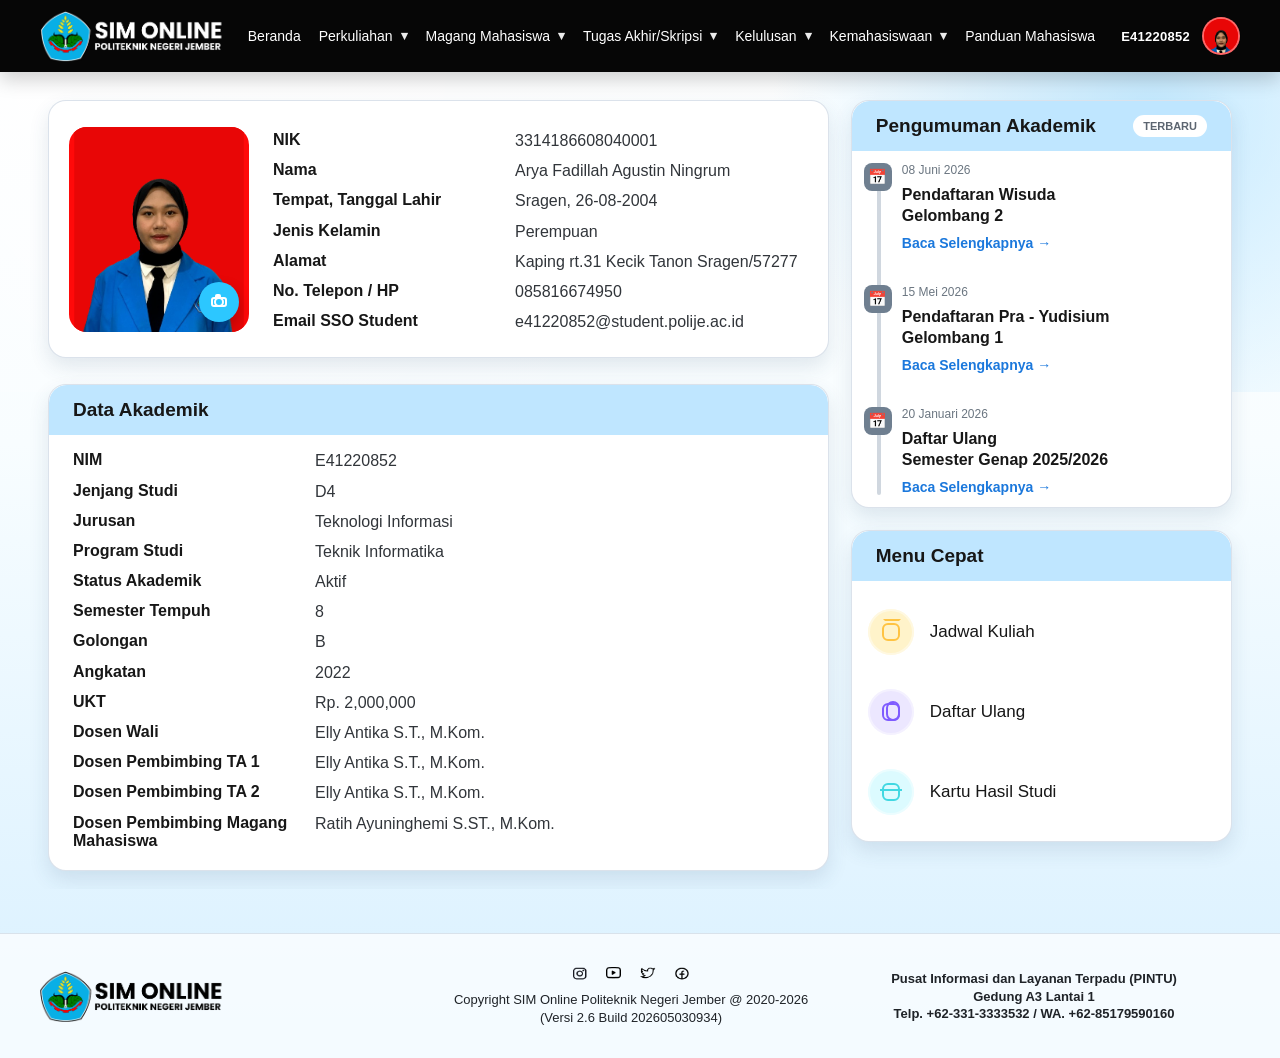
<file: index.html>
<!DOCTYPE html>
<html lang="id">
<head>
  <meta charset="UTF-8">
  <meta name="viewport" content="width=device-width, initial-scale=1.0">
  <title>SIM Online - Dashboard</title>
  <link rel="stylesheet" href="styles.css">
</head>
<body class="dashboard-page">
  <header class="site-header">
    <div class="container header-shell">
      <a class="brand" href="index.html" aria-label="SIM Online">
        <img class="brand-logo-nav" src="Group 420.png" alt="SIM Online Politeknik Negeri Jember">
      </a>
      <button class="menu-toggle" type="button" aria-expanded="false" aria-controls="main-nav">
        <span></span><span></span><span></span>
      </button>
      <nav class="main-nav" id="main-nav">
        <a href="index.html">Beranda</a>
        <a href="jadwal-kuliah.html">Perkuliahan <span class="caret">&#9662;</span></a>
        <a href="#">Magang Mahasiswa <span class="caret">&#9662;</span></a>
        <a href="#">Tugas Akhir/Skripsi <span class="caret">&#9662;</span></a>
        <a href="#">Kelulusan <span class="caret">&#9662;</span></a>
        <a href="#">Kemahasiswaan <span class="caret">&#9662;</span></a>
        <a href="#">Panduan Mahasiswa</a>
      </nav>
      <div class="profile-chip">
        <span class="student-id">E41220852</span>
        <span class="avatar-mini">
          <img src="WhatsApp_Image_2026-02-13_at_21.28.39-removebg-preview.png" alt="Foto profil mahasiswa">
        </span>
      </div>
    </div>
  </header>

  <main class="page-shell">
    <div class="container dashboard-layout">
      <section class="card profile-card">
        <div class="profile-photo">
          <div class="photo-plate">
            <img class="profile-image" src="WhatsApp_Image_2026-02-13_at_21.28.39-removebg-preview.png" alt="Foto profil mahasiswa">
            <button class="camera-badge" type="button" aria-label="Ubah foto"><span class="camera-icon"></span></button>
          </div>
        </div>
        <div class="profile-grid">
          <div class="label">NIK</div><div class="value">3314186608040001</div>
          <div class="label">Nama</div><div class="value">Arya Fadillah Agustin Ningrum</div>
          <div class="label">Tempat, Tanggal Lahir</div><div class="value">Sragen, 26-08-2004</div>
          <div class="label">Jenis Kelamin</div><div class="value">Perempuan</div>
          <div class="label">Alamat</div><div class="value">Kaping rt.31 Kecik Tanon Sragen/57277</div>
          <div class="label">No. Telepon / HP</div><div class="value">085816674950</div>
          <div class="label">Email SSO Student</div><div class="value">e41220852@student.polije.ac.id</div>
        </div>
      </section>

      <aside class="side-stack">
        <section class="card side-card">
          <div class="card-head">
            <h2>Pengumuman Akademik</h2>
            <span class="badge-lite">Terbaru</span>
          </div>
          <ol class="timeline-list announcement-list">
            <li class="announcement-item" data-date="2026-06-08">
              <span class="step-mark">&#128197;</span>
              <div class="step-copy announcement-copy">
                <small>08 Juni 2026</small>
                <strong>Pendaftaran Wisuda<br>Gelombang 2</strong>
                <a href="#">Baca Selengkapnya &rarr;</a>
              </div>
            </li>
            <li class="announcement-item" data-date="2026-05-15">
              <span class="step-mark">&#128197;</span>
              <div class="step-copy announcement-copy">
                <small>15 Mei 2026</small>
                <strong>Pendaftaran Pra - Yudisium<br>Gelombang 1</strong>
                <a href="#">Baca Selengkapnya &rarr;</a>
              </div>
            </li>
            <li class="announcement-item" data-date="2026-01-20">
              <span class="step-mark">&#128197;</span>
              <div class="step-copy announcement-copy">
                <small>20 Januari 2026</small>
                <strong>Daftar Ulang<br>Semester Genap 2025/2026</strong>
                <a href="daftar-ulang.html">Baca Selengkapnya &rarr;</a>
              </div>
            </li>
          </ol>
        </section>

        <section class="card side-card">
          <div class="card-head"><h2>Menu Cepat</h2></div>
          <div class="quick-links">
            <a class="quick-link" href="jadwal-kuliah.html"><span class="quick-icon amber"></span><span>Jadwal Kuliah</span></a>
            <a class="quick-link" href="daftar-ulang.html"><span class="quick-icon violet"></span><span>Daftar Ulang</span></a>
            <a class="quick-link" href="#"><span class="quick-icon aqua"></span><span>Kartu Hasil Studi</span></a>
          </div>
        </section>
      </aside>

      <section class="card academic-card">
        <div class="card-head"><h2>Data Akademik</h2></div>
        <div class="data-grid">
          <div class="label">NIM</div><div class="value">E41220852</div>
          <div class="label">Jenjang Studi</div><div class="value">D4</div>
          <div class="label">Jurusan</div><div class="value">Teknologi Informasi</div>
          <div class="label">Program Studi</div><div class="value">Teknik Informatika</div>
          <div class="label">Status Akademik</div><div class="value">Aktif</div>
          <div class="label">Semester Tempuh</div><div class="value">8</div>
          <div class="label">Golongan</div><div class="value">B</div>
          <div class="label">Angkatan</div><div class="value">2022</div>
          <div class="label">UKT</div><div class="value">Rp. 2,000,000</div>
          <div class="label">Dosen Wali</div><div class="value">Elly Antika S.T., M.Kom.</div>
          <div class="label">Dosen Pembimbing TA 1</div><div class="value">Elly Antika S.T., M.Kom.</div>
          <div class="label">Dosen Pembimbing TA 2</div><div class="value">Elly Antika S.T., M.Kom.</div>
          <div class="label">Dosen Pembimbing Magang Mahasiswa</div><div class="value">Ratih Ayuninghemi S.ST., M.Kom.</div>
        </div>
      </section>
    </div>
  </main>

  <footer class="site-footer">
    <div class="container footer-shell">
      <div class="footer-brand">
        <a class="brand footer-branding" href="index.html">
          <img class="brand-logo-footer" src="Group 421.png" alt="Logo Politeknik Negeri Jember">
        </a>
      </div>
      <div class="footer-middle">
        <div class="socials" aria-label="Media sosial">
          <img class="socials-logo" src="Group 422.png" alt="Media sosial">
        </div>
        <p>Copyright SIM Online Politeknik Negeri Jember @ 2020-2026</p>
        <p>(Versi 2.6 Build 202605030934)</p>
      </div>
      <div class="footer-address">
        <p class="footer-title">Pusat Informasi dan Layanan Terpadu (PINTU)</p>
        <p>Gedung A3 Lantai 1</p>
        <p>Telp. +62-331-3333532 / WA. +62-85179590160</p>
      </div>
    </div>
  </footer>

  <script src="script.js"></script>
</body>
</html>
</file>
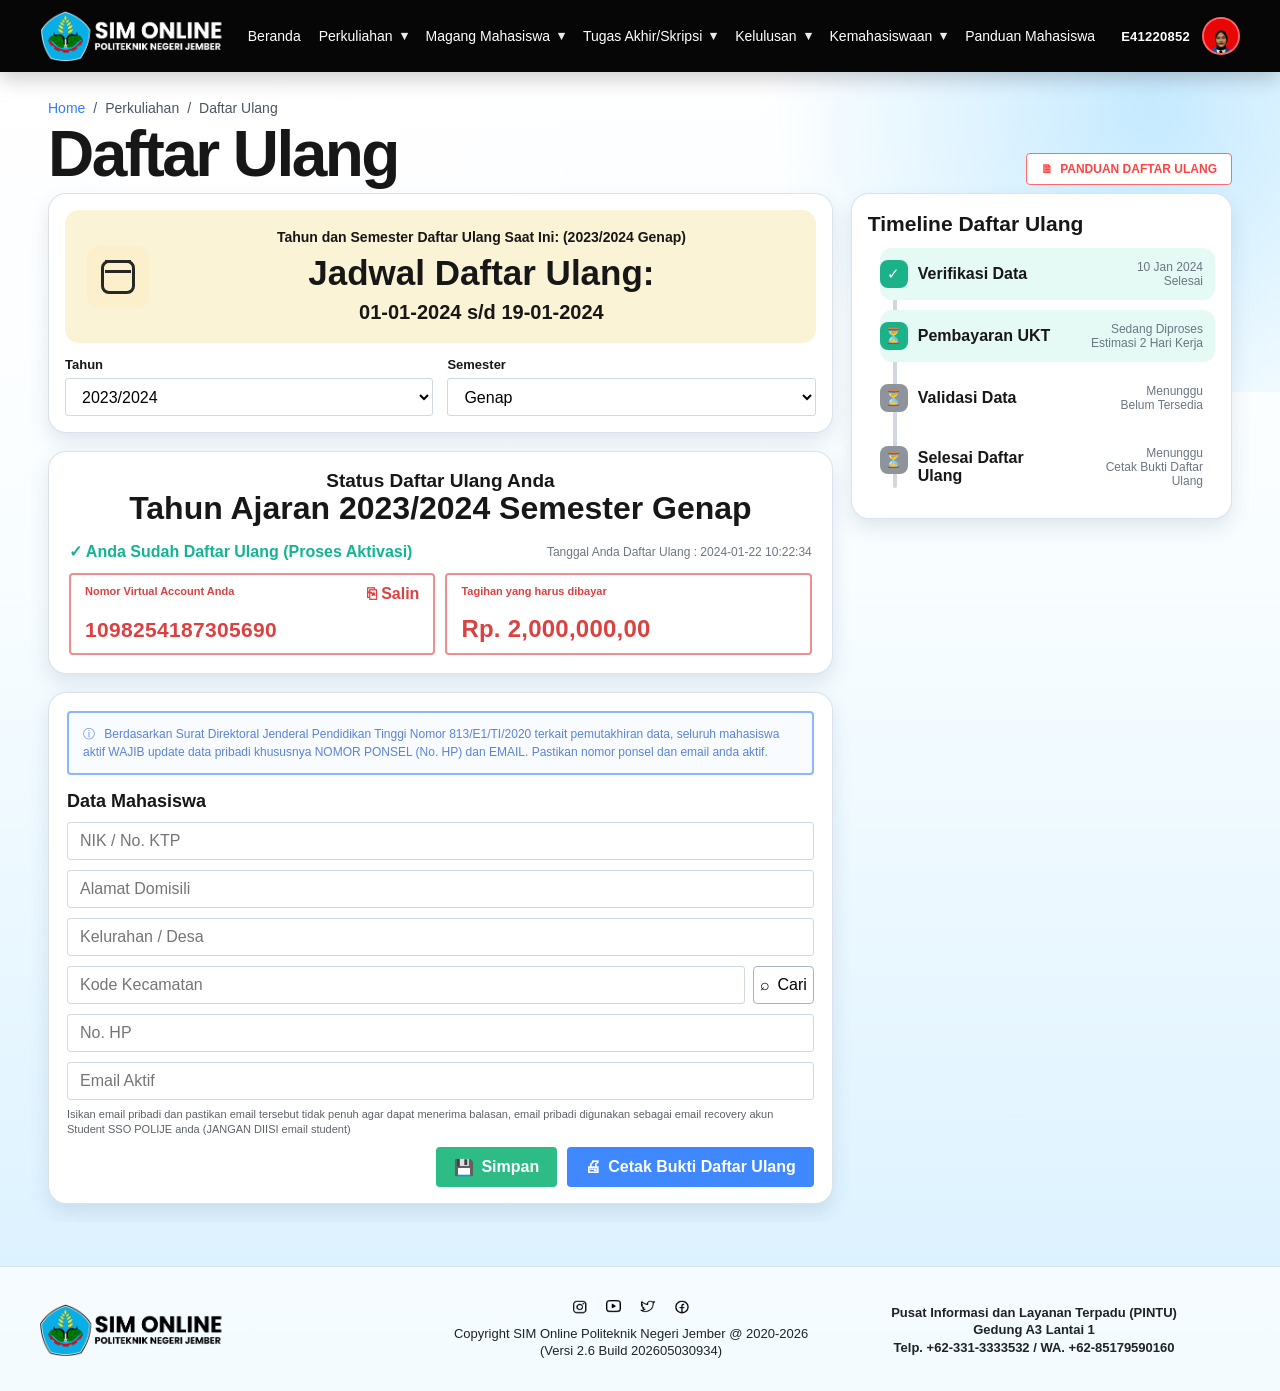
<file: daftar-ulang.html>
<!DOCTYPE html>
<html lang="id">
<head>
  <meta charset="UTF-8">
  <meta name="viewport" content="width=device-width, initial-scale=1.0">
  <title>SIM Online - Daftar Ulang</title>
  <link rel="stylesheet" href="styles.css">
</head>
<body class="reenrollment-page">
  <header class="site-header">
    <div class="container header-shell">
      <a class="brand" href="index.html" aria-label="SIM Online">
        <img class="brand-logo-nav" src="Group 420.png" alt="SIM Online Politeknik Negeri Jember">
      </a>
      <button class="menu-toggle" type="button" aria-expanded="false" aria-controls="main-nav">
        <span></span><span></span><span></span>
      </button>
      <nav class="main-nav" id="main-nav">
        <a href="index.html">Beranda</a>
        <a href="jadwal-kuliah.html">Perkuliahan <span class="caret">&#9662;</span></a>
        <a href="#">Magang Mahasiswa <span class="caret">&#9662;</span></a>
        <a href="#">Tugas Akhir/Skripsi <span class="caret">&#9662;</span></a>
        <a href="#">Kelulusan <span class="caret">&#9662;</span></a>
        <a href="#">Kemahasiswaan <span class="caret">&#9662;</span></a>
        <a href="#">Panduan Mahasiswa</a>
      </nav>
      <div class="profile-chip">
        <span class="student-id">E41220852</span>
        <span class="avatar-mini">
          <img src="WhatsApp_Image_2026-02-13_at_21.28.39-removebg-preview.png" alt="Foto profil mahasiswa">
        </span>
      </div>
    </div>
  </header>

  <main class="page-shell">
    <div class="container">
      <div class="page-intro">
        <nav class="breadcrumb" aria-label="Breadcrumb">
          <a href="index.html">Home</a>
          <span>/</span>
          <a href="#">Perkuliahan</a>
          <span>/</span>
          <span>Daftar Ulang</span>
        </nav>
        <div class="page-intro-row">
          <h1>Daftar Ulang</h1>
          <div class="intro-actions">
            <a class="outline-button" href="#">Panduan Daftar Ulang</a>
            <div class="flash-message" id="save-notice" aria-live="polite" hidden>Berhasil disimpan</div>
          </div>
        </div>
      </div>

      <div class="reenrollment-layout">
        <div class="reenrollment-main">
          <section class="card info-band">
            <div class="info-band-copy">
              <div class="calendar-icon"></div>
              <div class="info-band-text">
                <p>Tahun dan Semester Daftar Ulang Saat Ini: (2023/2024 Genap)</p>
                <h2>Jadwal Daftar Ulang:</h2>
                <strong>01-01-2024 s/d 19-01-2024</strong>
              </div>
            </div>
            <div class="filter-row">
              <label><span>Tahun</span><select><option>2023/2024</option></select></label>
              <label><span>Semester</span><select><option>Genap</option></select></label>
            </div>
          </section>

          <section class="card status-card">
            <h2>Status Daftar Ulang Anda</h2>
            <h3>Tahun Ajaran 2023/2024 Semester Genap</h3>
            <div class="status-row">
              <p class="status-ok">&#10003; Anda Sudah Daftar Ulang (Proses Aktivasi)</p>
              <p class="status-date">Tanggal Anda Daftar Ulang : 2024-01-22 10:22:34</p>
            </div>
            <div class="status-panels">
              <div class="status-box status-box-account">
                <div class="status-box-head">
                  <span>Nomor Virtual Account Anda</span>
                  <button type="button">Salin</button>
                </div>
                <strong>1098254187305690</strong>
              </div>
              <div class="status-box status-box-bill">
                <div class="status-box-head">
                  <span>Tagihan yang harus dibayar</span>
                </div>
                <strong>Rp. 2,000,000,00</strong>
              </div>
            </div>
          </section>

          <section class="card form-card">
            <div class="notice-box">
              Berdasarkan Surat Direktoral Jenderal Pendidikan Tinggi Nomor 813/E1/TI/2020 terkait pemutakhiran data, seluruh mahasiswa aktif WAJIB update data pribadi khususnya NOMOR PONSEL (No. HP) dan EMAIL. Pastikan nomor ponsel dan email anda aktif.
            </div>
            <h3>Data Mahasiswa</h3>
            <form class="student-form" id="reenrollment-form">
              <input type="text" placeholder="NIK / No. KTP">
              <input type="text" placeholder="Alamat Domisili">
              <input type="text" placeholder="Kelurahan / Desa">
              <div class="field-search">
                <input type="text" placeholder="Kode Kecamatan">
                <button type="button">Cari</button>
              </div>
              <input type="text" placeholder="No. HP">
              <input type="email" placeholder="Email Aktif">
              <p class="field-help">Isikan email pribadi dan pastikan email tersebut tidak penuh agar dapat menerima balasan, email pribadi digunakan sebagai email recovery akun Student SSO POLIJE anda (JANGAN DIISI email student)</p>
              <div class="form-actions">
                <button class="save-button" type="submit">Simpan</button>
                <a class="print-button" href="#">Cetak Bukti Daftar Ulang</a>
              </div>
            </form>
          </section>
        </div>

        <aside class="reenrollment-side">
          <section class="card timeline-card">
            <h2>Timeline Daftar Ulang</h2>
            <ol class="timeline-list">
              <li class="done">
                <span class="step-mark">&#10003;</span>
                <div class="step-copy"><strong>Verifikasi Data</strong><small>10 Jan 2024<br>Selesai</small></div>
              </li>
              <li class="active">
                <span class="step-mark">&#9203;</span>
                <div class="step-copy"><strong>Pembayaran UKT</strong><small>Sedang Diproses<br>Estimasi 2 Hari Kerja</small></div>
              </li>
              <li>
                <span class="step-mark">&#9203;</span>
                <div class="step-copy"><strong>Validasi Data</strong><small>Menunggu<br>Belum Tersedia</small></div>
              </li>
              <li>
                <span class="step-mark">&#9203;</span>
                <div class="step-copy"><strong>Selesai Daftar Ulang</strong><small>Menunggu<br>Cetak Bukti Daftar Ulang</small></div>
              </li>
            </ol>
          </section>
        </aside>
      </div>
    </div>
  </main>

  <footer class="site-footer">
    <div class="container footer-shell">
      <div class="footer-brand">
        <a class="brand footer-branding" href="index.html">
          <img class="brand-logo-footer" src="Group 421.png" alt="Logo Politeknik Negeri Jember">
        </a>
      </div>
      <div class="footer-middle">
        <div class="socials" aria-label="Media sosial">
          <img class="socials-logo" src="Group 422.png" alt="Media sosial">
        </div>
        <p>Copyright SIM Online Politeknik Negeri Jember @ 2020-2026</p>
        <p>(Versi 2.6 Build 202605030934)</p>
      </div>
      <div class="footer-address">
        <p class="footer-title">Pusat Informasi dan Layanan Terpadu (PINTU)</p>
        <p>Gedung A3 Lantai 1</p>
        <p>Telp. +62-331-3333532 / WA. +62-85179590160</p>
      </div>
    </div>
  </footer>

  <script src="script.js"></script>
</body>
</html>
</file>
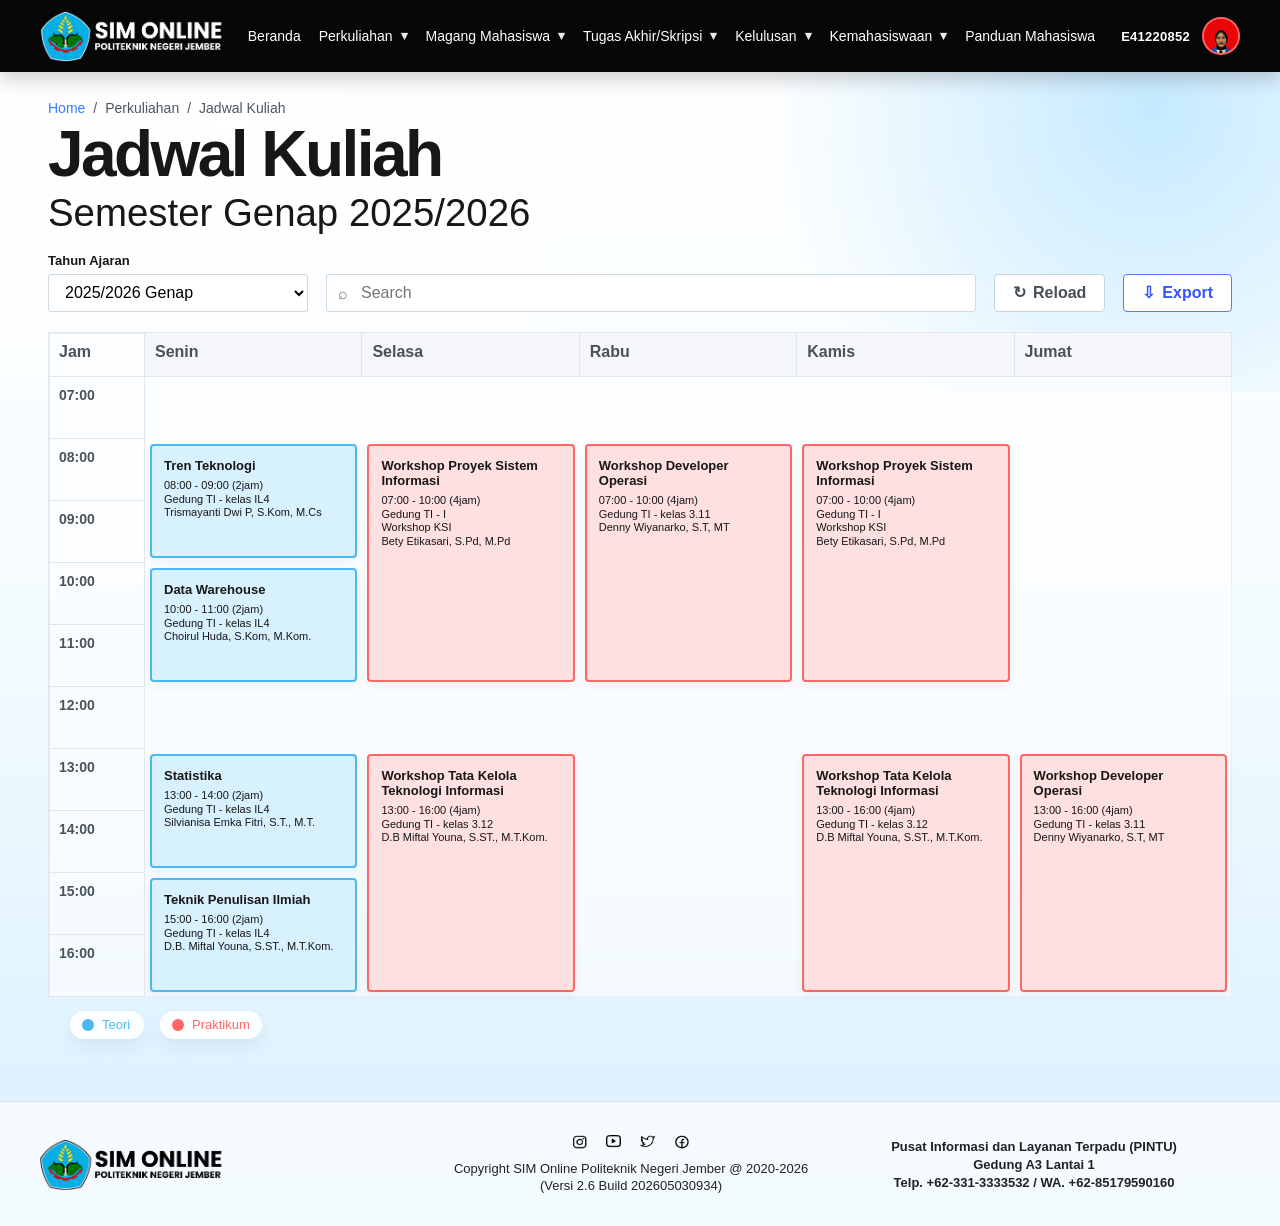
<file: jadwal-kuliah.html>
<!DOCTYPE html>
<html lang="id">
<head>
  <meta charset="UTF-8">
  <meta name="viewport" content="width=device-width, initial-scale=1.0">
  <title>SIM Online - Jadwal Kuliah</title>
  <link rel="stylesheet" href="styles.css">
</head>
<body class="schedule-page">
  <header class="site-header">
    <div class="container header-shell">
      <a class="brand" href="index.html" aria-label="SIM Online">
        <img class="brand-logo-nav" src="Group 420.png" alt="SIM Online Politeknik Negeri Jember">
      </a>
      <button class="menu-toggle" type="button" aria-expanded="false" aria-controls="main-nav">
        <span></span><span></span><span></span>
      </button>
      <nav class="main-nav" id="main-nav">
        <a href="index.html">Beranda</a>
        <a href="jadwal-kuliah.html">Perkuliahan <span class="caret">&#9662;</span></a>
        <a href="#">Magang Mahasiswa <span class="caret">&#9662;</span></a>
        <a href="#">Tugas Akhir/Skripsi <span class="caret">&#9662;</span></a>
        <a href="#">Kelulusan <span class="caret">&#9662;</span></a>
        <a href="#">Kemahasiswaan <span class="caret">&#9662;</span></a>
        <a href="#">Panduan Mahasiswa</a>
      </nav>
      <div class="profile-chip">
        <span class="student-id">E41220852</span>
        <span class="avatar-mini">
          <img src="WhatsApp_Image_2026-02-13_at_21.28.39-removebg-preview.png" alt="Foto profil mahasiswa">
        </span>
      </div>
    </div>
  </header>

  <main class="page-shell">
    <div class="container">
      <div class="page-intro">
        <nav class="breadcrumb" aria-label="Breadcrumb">
          <a href="index.html">Home</a>
          <span>/</span>
          <a href="#">Perkuliahan</a>
          <span>/</span>
          <span>Jadwal Kuliah</span>
        </nav>
        <h1>Jadwal Kuliah</h1>
        <h2>Semester Genap 2025/2026</h2>
      </div>

      <div class="schedule-toolbar">
        <label><span>Tahun Ajaran</span><select><option>2025/2026 Genap</option></select></label>
        <label class="search-field"><span class="sr-only">Cari</span><input type="search" placeholder="Search"></label>
        <button type="button" class="ghost-button">Reload</button>
        <button type="button" class="export-button">Export</button>
      </div>

      <section class="schedule-desktop">
        <div class="schedule-grid">
          <div class="grid-corner">Jam</div>
          <div class="grid-head">Senin</div>
          <div class="grid-head">Selasa</div>
          <div class="grid-head">Rabu</div>
          <div class="grid-head">Kamis</div>
          <div class="grid-head">Jumat</div>

          <div class="time-label" style="grid-row:2;">07:00</div>
          <div class="time-label" style="grid-row:3;">08:00</div>
          <div class="time-label" style="grid-row:4;">09:00</div>
          <div class="time-label" style="grid-row:5;">10:00</div>
          <div class="time-label" style="grid-row:6;">11:00</div>
          <div class="time-label" style="grid-row:7;">12:00</div>
          <div class="time-label" style="grid-row:8;">13:00</div>
          <div class="time-label" style="grid-row:9;">14:00</div>
          <div class="time-label" style="grid-row:10;">15:00</div>
          <div class="time-label" style="grid-row:11;">16:00</div>

          <article class="lesson lesson-theory" style="grid-column:2; grid-row:3 / span 2;">
            <h3>Tren Teknologi</h3>
            <p>08:00 - 09:00 (2jam)</p>
            <p>Gedung TI - kelas IL4</p>
            <p>Trismayanti Dwi P, S.Kom, M.Cs</p>
          </article>
          <article class="lesson lesson-theory" style="grid-column:2; grid-row:5 / span 2;">
            <h3>Data Warehouse</h3>
            <p>10:00 - 11:00 (2jam)</p>
            <p>Gedung TI - kelas IL4</p>
            <p>Choirul Huda, S.Kom, M.Kom.</p>
          </article>
          <article class="lesson lesson-theory" style="grid-column:2; grid-row:8 / span 2;">
            <h3>Statistika</h3>
            <p>13:00 - 14:00 (2jam)</p>
            <p>Gedung TI - kelas IL4</p>
            <p>Silvianisa Emka Fitri, S.T., M.T.</p>
          </article>
          <article class="lesson lesson-theory" style="grid-column:2; grid-row:10 / span 2;">
            <h3>Teknik Penulisan Ilmiah</h3>
            <p>15:00 - 16:00 (2jam)</p>
            <p>Gedung TI - kelas IL4</p>
            <p>D.B. Miftal Youna, S.ST., M.T.Kom.</p>
          </article>

          <article class="lesson lesson-practicum" style="grid-column:3; grid-row:3 / span 4;">
            <h3>Workshop Proyek Sistem Informasi</h3>
            <p>07:00 - 10:00 (4jam)</p>
            <p>Gedung TI - I</p>
            <p>Workshop KSI</p>
            <p>Bety Etikasari, S.Pd, M.Pd</p>
          </article>
          <article class="lesson lesson-practicum" style="grid-column:3; grid-row:8 / span 4;">
            <h3>Workshop Tata Kelola Teknologi Informasi</h3>
            <p>13:00 - 16:00 (4jam)</p>
            <p>Gedung TI - kelas 3.12</p>
            <p>D.B Miftal Youna, S.ST., M.T.Kom.</p>
          </article>
          <article class="lesson lesson-practicum" style="grid-column:4; grid-row:3 / span 4;">
            <h3>Workshop Developer Operasi</h3>
            <p>07:00 - 10:00 (4jam)</p>
            <p>Gedung TI - kelas 3.11</p>
            <p>Denny Wiyanarko, S.T, MT</p>
          </article>
          <article class="lesson lesson-practicum" style="grid-column:5; grid-row:3 / span 4;">
            <h3>Workshop Proyek Sistem Informasi</h3>
            <p>07:00 - 10:00 (4jam)</p>
            <p>Gedung TI - I</p>
            <p>Workshop KSI</p>
            <p>Bety Etikasari, S.Pd, M.Pd</p>
          </article>
          <article class="lesson lesson-practicum" style="grid-column:5; grid-row:8 / span 4;">
            <h3>Workshop Tata Kelola Teknologi Informasi</h3>
            <p>13:00 - 16:00 (4jam)</p>
            <p>Gedung TI - kelas 3.12</p>
            <p>D.B Miftal Youna, S.ST., M.T.Kom.</p>
          </article>
          <article class="lesson lesson-practicum" style="grid-column:6; grid-row:8 / span 4;">
            <h3>Workshop Developer Operasi</h3>
            <p>13:00 - 16:00 (4jam)</p>
            <p>Gedung TI - kelas 3.11</p>
            <p>Denny Wiyanarko, S.T, MT</p>
          </article>
        </div>
        <div class="legend">
          <span class="legend-pill theory">Teori</span>
          <span class="legend-pill practicum">Praktikum</span>
        </div>
      </section>

      <section class="schedule-mobile">
        <div class="day-tabs" role="tablist" aria-label="Pilih hari">
          <button class="day-tab is-active" type="button" data-day="senin">Senin</button>
          <button class="day-tab" type="button" data-day="selasa">Selasa</button>
          <button class="day-tab" type="button" data-day="rabu">Rabu</button>
          <button class="day-tab" type="button" data-day="kamis">Kamis</button>
          <button class="day-tab" type="button" data-day="jumat">Jumat</button>
        </div>

        <div class="mobile-day-panel is-active" data-panel="senin">
          <h3>Senin</h3>
          <div class="mobile-schedule-grid">
            <div class="mobile-time" style="grid-row:1;">07.00</div>
            <div class="mobile-time" style="grid-row:2;">08.00</div>
            <article class="mobile-lesson lesson-theory" style="grid-row:2 / span 2;">
              <h4>Tren Teknologi</h4>
              <p>08:00 - 09:00 (2jam)</p>
              <p>Gedung TI - kelas IL4</p>
              <p>Trismayanti Dwi P, S.Kom, M.Cs</p>
            </article>
            <div class="mobile-time" style="grid-row:3;">09.00</div>
            <div class="mobile-time" style="grid-row:4;">10.00</div>
            <article class="mobile-lesson lesson-theory" style="grid-row:4 / span 2;">
              <h4>Data Warehouse</h4>
              <p>10:00 - 11:00 (2jam)</p>
              <p>Gedung TI - kelas IL4</p>
              <p>Choirul Huda, S.Kom, M.Kom.</p>
            </article>
            <div class="mobile-time" style="grid-row:5;">11.00</div>
            <div class="mobile-time" style="grid-row:6;">12.00</div>
            <div class="mobile-time" style="grid-row:7;">13.00</div>
            <article class="mobile-lesson lesson-theory" style="grid-row:7 / span 2;">
              <h4>Statistika</h4>
              <p>13:00 - 14:00 (2jam)</p>
              <p>Gedung TI - kelas IL4</p>
              <p>Silvianisa Emka Fitri, S.T., M.T.</p>
            </article>
            <div class="mobile-time" style="grid-row:8;">14.00</div>
            <div class="mobile-time" style="grid-row:9;">15.00</div>
            <article class="mobile-lesson lesson-theory" style="grid-row:9 / span 2;">
              <h4>Teknik Penulisan Ilmiah</h4>
              <p>15:00 - 16:00 (2jam)</p>
              <p>Gedung TI - kelas IL4</p>
              <p>D.B. Miftal Youna, S.ST., M.T.Kom.</p>
            </article>
            <div class="mobile-time" style="grid-row:10;">16.00</div>
          </div>
        </div>

        <div class="mobile-day-panel" data-panel="selasa">
          <h3>Selasa</h3>
          <div class="mobile-schedule-grid">
            <div class="mobile-time" style="grid-row:1;">07.00</div>
            <article class="mobile-lesson lesson-practicum featured" style="grid-row:1 / span 4;">
              <h4>Workshop Proyek Sistem Informasi</h4>
              <p>07:00 - 10:00 (4jam)</p>
              <p>Gedung TI - I</p>
              <p>Workshop KSI</p>
              <p>Bety Etikasari, S.Pd, M.Pd</p>
            </article>
            <div class="mobile-time" style="grid-row:2;">08.00</div>
            <div class="mobile-time" style="grid-row:3;">09.00</div>
            <div class="mobile-time" style="grid-row:4;">10.00</div>
            <div class="mobile-time" style="grid-row:5;">11.00</div>
            <div class="mobile-time" style="grid-row:6;">12.00</div>
            <div class="mobile-time" style="grid-row:7;">13.00</div>
            <article class="mobile-lesson lesson-practicum featured" style="grid-row:7 / span 4;">
              <h4>Workshop Tata Kelola Teknologi Informasi</h4>
              <p>13:00 - 16:00 (4jam)</p>
              <p>Gedung TI - kelas 3.12</p>
              <p>D.B Miftal Youna, S.ST., M.T.Kom.</p>
            </article>
            <div class="mobile-time" style="grid-row:8;">14.00</div>
            <div class="mobile-time" style="grid-row:9;">15.00</div>
            <div class="mobile-time" style="grid-row:10;">16.00</div>
          </div>
        </div>

        <div class="mobile-day-panel" data-panel="rabu">
          <h3>Rabu</h3>
          <div class="mobile-schedule-grid">
            <div class="mobile-time" style="grid-row:1;">07.00</div>
            <div class="mobile-time" style="grid-row:2;">08.00</div>
            <article class="mobile-lesson lesson-practicum featured" style="grid-row:1 / span 4;">
              <h4>Workshop Developer Operasi</h4>
              <p>07:00 - 10:00 (4jam)</p>
              <p>Gedung TI - kelas 3.11</p>
              <p>Denny Wiyanarko, S.T, MT</p>
            </article>
            <div class="mobile-time" style="grid-row:3;">09.00</div>
            <div class="mobile-time" style="grid-row:4;">10.00</div>
            <div class="mobile-time" style="grid-row:5;">11.00</div>
            <div class="mobile-time" style="grid-row:6;">12.00</div>
            <div class="mobile-time" style="grid-row:7;">13.00</div>
            <div class="mobile-time" style="grid-row:8;">14.00</div>
            <div class="mobile-time" style="grid-row:9;">15.00</div>
            <div class="mobile-time" style="grid-row:10;">16.00</div>
          </div>
        </div>

        <div class="mobile-day-panel" data-panel="kamis">
          <h3>Kamis</h3>
          <div class="mobile-schedule-grid">
            <div class="mobile-time" style="grid-row:1;">07.00</div>
            <article class="mobile-lesson lesson-practicum featured" style="grid-row:1 / span 4;">
              <h4>Workshop Proyek Sistem Informasi</h4>
              <p>07:00 - 10:00 (4jam)</p>
              <p>Gedung TI - I</p>
              <p>Workshop KSI</p>
              <p>Bety Etikasari, S.Pd, M.Pd</p>
            </article>
            <div class="mobile-time" style="grid-row:2;">08.00</div>
            <div class="mobile-time" style="grid-row:3;">09.00</div>
            <div class="mobile-time" style="grid-row:4;">10.00</div>
            <div class="mobile-time" style="grid-row:5;">11.00</div>
            <div class="mobile-time" style="grid-row:6;">12.00</div>
            <div class="mobile-time" style="grid-row:7;">13.00</div>
            <article class="mobile-lesson lesson-practicum featured" style="grid-row:7 / span 4;">
              <h4>Workshop Tata Kelola Teknologi Informasi</h4>
              <p>13:00 - 16:00 (4jam)</p>
              <p>Gedung TI - kelas 3.12</p>
              <p>D.B Miftal Youna, S.ST., M.T.Kom.</p>
            </article>
            <div class="mobile-time" style="grid-row:8;">14.00</div>
            <div class="mobile-time" style="grid-row:9;">15.00</div>
            <div class="mobile-time" style="grid-row:10;">16.00</div>
          </div>
        </div>

        <div class="mobile-day-panel" data-panel="jumat">
          <h3>Jumat</h3>
          <div class="mobile-schedule-grid">
            <div class="mobile-time" style="grid-row:1;">07.00</div>
            <div class="mobile-time" style="grid-row:2;">08.00</div>
            <div class="mobile-time" style="grid-row:3;">09.00</div>
            <div class="mobile-time" style="grid-row:4;">10.00</div>
            <div class="mobile-time" style="grid-row:5;">11.00</div>
            <div class="mobile-time" style="grid-row:6;">12.00</div>
            <div class="mobile-time" style="grid-row:7;">13.00</div>
            <article class="mobile-lesson lesson-practicum featured" style="grid-row:7 / span 4;">
              <h4>Workshop Developer Operasi</h4>
              <p>13:00 - 16:00 (4jam)</p>
              <p>Gedung TI - kelas 3.11</p>
              <p>Denny Wiyanarko, S.T, MT</p>
            </article>
            <div class="mobile-time" style="grid-row:8;">14.00</div>
            <div class="mobile-time" style="grid-row:9;">15.00</div>
            <div class="mobile-time" style="grid-row:10;">16.00</div>
          </div>
        </div>

        <div class="legend">
          <span class="legend-pill theory">Teori</span>
          <span class="legend-pill practicum">Praktikum</span>
        </div>
      </section>
    </div>
  </main>

  <footer class="site-footer">
    <div class="container footer-shell">
      <div class="footer-brand">
        <a class="brand footer-branding" href="index.html">
          <img class="brand-logo-footer" src="Group 421.png" alt="Logo Politeknik Negeri Jember">
        </a>
      </div>
      <div class="footer-middle">
        <div class="socials" aria-label="Media sosial">
          <img class="socials-logo" src="Group 422.png" alt="Media sosial">
        </div>
        <p>Copyright SIM Online Politeknik Negeri Jember @ 2020-2026</p>
        <p>(Versi 2.6 Build 202605030934)</p>
      </div>
      <div class="footer-address">
        <p class="footer-title">Pusat Informasi dan Layanan Terpadu (PINTU)</p>
        <p>Gedung A3 Lantai 1</p>
        <p>Telp. +62-331-3333532 / WA. +62-85179590160</p>
      </div>
    </div>
  </footer>

  <script src="script.js"></script>
</body>
</html>
</file>
<file: styles.css>
:root {
  --bg-top: #ffffff;
  --bg-bottom: #d8f0ff;
  --card: #ffffff;
  --panel: #bfe6ff;
  --ink: #171717;
  --muted: #5f6873;
  --line: #dfe6ef;
  --shadow: 0 9px 20px rgba(43, 71, 103, 0.12);
  --header: #060606;
  --success: #59b145;
  --theory: #d8f1ff;
  --theory-line: #4cb8f2;
  --practicum: #ffe0e0;
  --practicum-line: #ff6767;
  --radius-lg: 18px;
  --container: 1200px;
  --font-body: "Trebuchet MS", "Gill Sans", "Segoe UI", sans-serif;
}

* {
  box-sizing: border-box;
}

html {
  scroll-behavior: smooth;
}

body {
  margin: 0;
  font-family: var(--font-body);
  color: var(--ink);
  background: linear-gradient(180deg, var(--bg-top) 0%, #f8fdff 42%, var(--bg-bottom) 100%);
}

body.dashboard-page,
body.reenrollment-page,
body.schedule-page {
  min-height: 100vh;
}

a {
  color: inherit;
  text-decoration: none;
}

button,
input,
select {
  font: inherit;
}

.container {
  width: min(var(--container), calc(100% - 48px));
  margin: 0 auto;
}

.site-header {
  position: sticky;
  top: 0;
  z-index: 10;
  background: var(--header);
  color: #fff;
  box-shadow: 0 8px 18px rgba(0, 0, 0, 0.18);
}

.header-shell {
  display: flex;
  align-items: center;
  min-height: 72px;
  gap: 18px;
}

.brand {
  display: inline-flex;
  align-items: center;
  gap: 10px;
  flex-shrink: 0;
}

.brand-logo-nav {
  display: block;
  width: 188px;
  height: auto;
}

.brand-logo-footer {
  display: block;
  width: 188px;
  height: auto;
}

.brand-mark {
  width: 38px;
  height: 38px;
  border-radius: 50%;
  background: radial-gradient(circle at 50% 32%, #2dd2ff 0 28%, #166cb7 28% 100%);
  border: 2px solid rgba(255, 255, 255, 0.2);
  position: relative;
  overflow: hidden;
}

.brand-mark::before {
  content: "";
  position: absolute;
  inset: 6px 9px 18px;
  border-radius: 40px 40px 0 0;
  background: #f2d04e;
}

.brand-mark::after {
  content: "";
  position: absolute;
  left: 7px;
  right: 7px;
  bottom: 5px;
  height: 12px;
  border-radius: 10px 10px 14px 14px;
  background: #0f9b51;
}

.brand-core {
  position: absolute;
  left: 17px;
  top: 8px;
  width: 4px;
  height: 16px;
  background: #0f9b51;
  box-shadow: -7px 2px 0 -1px #0f9b51, 7px 2px 0 -1px #0f9b51, -11px 7px 0 -1px #0f9b51, 11px 7px 0 -1px #0f9b51;
}

.brand-copy {
  display: grid;
  line-height: 1;
}

.brand-copy strong {
  font-size: 18px;
  letter-spacing: -0.03em;
}

.brand-copy small {
  margin-top: 2px;
  font-size: 9px;
  font-weight: 700;
  opacity: 0.9;
}

.main-nav {
  display: flex;
  align-items: center;
  gap: 18px;
  margin-left: auto;
  font-size: 14px;
}

.caret {
  display: inline-block;
  margin-left: 4px;
  font-size: 13px;
  line-height: 1;
  font-weight: 800;
  opacity: 0.92;
  transform: translateY(-1px);
}

.profile-chip {
  display: flex;
  align-items: center;
  gap: 12px;
  margin-left: 8px;
  font-size: 13px;
  font-weight: 700;
}

.student-id {
  letter-spacing: 0.02em;
}

.avatar-mini {
  width: 38px;
  height: 38px;
  border-radius: 50%;
  background: #ff0909;
  border: 2px solid rgba(255, 255, 255, 0.38);
  box-shadow: 0 0 0 1px rgba(0, 0, 0, 0.22);
  flex-shrink: 0;
  overflow: hidden;
  position: relative;
}

.avatar-mini img {
  width: 100%;
  height: 100%;
  object-fit: cover;
  object-position: center 16%;
  transform: scale(1.12);
  transform-origin: center center;
  display: block;
}

.menu-toggle {
  display: none;
  width: 52px;
  height: 52px;
  margin-left: auto;
  border: 1px solid rgba(255, 255, 255, 0.35);
  border-radius: 10px;
  background: transparent;
  cursor: pointer;
  align-items: center;
  justify-content: center;
  flex-direction: column;
  gap: 6px;
}

.menu-toggle span {
  width: 24px;
  height: 2px;
  background: #fff;
  border-radius: 999px;
}

.page-shell {
  padding: 28px 0 0;
  position: relative;
  overflow: hidden;
}

.dashboard-page .page-shell,
.reenrollment-page .page-shell,
.schedule-page .page-shell {
  position: relative;
}

.page-shell > .container {
  position: relative;
  z-index: 1;
}

.dashboard-page .page-shell > .container,
.reenrollment-page .page-shell > .container,
.schedule-page .page-shell > .container {
  padding-inline: 8px;
  padding-bottom: 18px;
}

.dashboard-page .page-shell::before,
.reenrollment-page .page-shell::before,
.schedule-page .page-shell::before {
  content: "";
  position: absolute;
  inset: 0 0 auto 0;
  height: 320px;
  background:
    radial-gradient(circle at 18% 0%, rgba(255, 255, 255, 0.9), transparent 44%),
    radial-gradient(circle at 90% 12%, rgba(173, 225, 255, 0.7), transparent 32%);
  pointer-events: none;
  z-index: 0;
}

.card {
  background: var(--card);
  border: 1px solid rgba(175, 191, 210, 0.45);
  border-radius: var(--radius-lg);
  box-shadow: var(--shadow);
  position: relative;
  z-index: 1;
}

.card-head {
  display: flex;
  align-items: center;
  justify-content: space-between;
  gap: 10px;
  padding: 14px 24px;
  border-radius: var(--radius-lg) var(--radius-lg) 0 0;
  background: var(--panel);
}

.card-head h2 {
  margin: 0;
  font-size: 19px;
}

.badge-lite {
  padding: 5px 10px;
  border-radius: 999px;
  background: #fff;
  color: #5c6570;
  font-size: 11px;
  font-weight: 800;
  text-transform: uppercase;
}

.site-footer {
  margin-top: 44px;
  background: rgba(255, 255, 255, 0.72);
  border-top: 1px solid rgba(172, 187, 206, 0.4);
  position: relative;
  z-index: 1;
}

.footer-shell {
  display: grid;
  grid-template-columns: 1.1fr 1fr 1.15fr;
  align-items: center;
  gap: 18px;
  min-height: 124px;
  padding: 18px 0 16px;
}

.footer-brand {
  display: flex;
  align-items: center;
}

.footer-middle,
.footer-address {
  text-align: center;
  font-size: 13px;
  color: #1f2328;
}

.footer-address {
  text-align: center;
}

.footer-title,
.footer-address p {
  font-weight: 800;
}

.footer-middle p,
.footer-address p {
  margin: 0;
  line-height: 1.35;
}

.socials {
  display: flex;
  justify-content: center;
  margin-bottom: 10px;
}

.socials-logo {
  display: block;
  width: 116px;
  height: auto;
}

[hidden] {
  display: none !important;
}

.breadcrumb {
  display: flex;
  align-items: center;
  gap: 8px;
  margin-bottom: 8px;
  color: #4b5661;
  font-size: 14px;
}

.breadcrumb a:first-child {
  color: #377dff;
}

.page-intro h1 {
  margin: 0;
  font-size: clamp(40px, 6vw, 64px);
  letter-spacing: -0.04em;
  line-height: 0.95;
}

.page-intro h2 {
  margin: 6px 0 0;
  font-size: clamp(22px, 3vw, 42px);
  font-weight: 500;
}

.page-intro-row {
  display: flex;
  justify-content: space-between;
  gap: 24px;
  align-items: flex-end;
}

.intro-actions {
  display: flex;
  flex-direction: column;
  align-items: flex-end;
  gap: 14px;
  justify-content: flex-start;
}

.flash-message {
  min-width: 182px;
  padding: 16px 20px;
  border-radius: 4px;
  background: var(--success);
  color: #fff;
  font-weight: 700;
  position: relative;
}

.flash-message::before {
  content: "\2713";
  margin-right: 8px;
}

.flash-message::after {
  content: "\00D7";
  position: absolute;
  right: 10px;
  top: 8px;
  font-size: 16px;
  opacity: 0.8;
}

.outline-button {
  display: inline-flex;
  align-items: center;
  padding: 8px 14px;
  border: 1px solid #ff6a6a;
  border-radius: 4px;
  color: #ff4343;
  font-size: 12px;
  font-weight: 800;
  text-transform: uppercase;
  background: #fff;
}

.outline-button::before {
  content: "\1F5CE";
  margin-right: 7px;
}

.sr-only {
  position: absolute;
  width: 1px;
  height: 1px;
  padding: 0;
  margin: -1px;
  overflow: hidden;
  clip: rect(0, 0, 0, 0);
  white-space: nowrap;
  border: 0;
}

.dashboard-layout {
  display: grid;
  grid-template-columns: minmax(0, 1.7fr) minmax(290px, 0.83fr);
  grid-template-areas:
    "profile side"
    "academic side";
  gap: 26px 22px;
  align-items: start;
}

.profile-card {
  grid-area: profile;
  display: grid;
  grid-template-columns: 180px minmax(0, 1fr);
  gap: 24px;
  padding: 18px 20px;
}

.profile-photo {
  display: flex;
  align-items: center;
  justify-content: center;
}

.photo-plate {
  width: 100%;
  min-height: 205px;
  height: 205px;
  border-radius: 18px;
  background: #ff0909;
  display: flex;
  align-items: center;
  justify-content: center;
  position: relative;
  overflow: hidden;
}

.profile-image {
  width: 100%;
  height: 100%;
  object-fit: contain;
  object-position: center bottom;
  border-radius: 18px;
  display: block;
  transform: scale(1.1) translateY(4px);
  transform-origin: center bottom;
}

.camera-badge {
  position: absolute;
  right: 10px;
  bottom: 10px;
  width: 40px;
  height: 40px;
  border: 0;
  border-radius: 50%;
  background: #2cc7ff;
  box-shadow: 0 8px 16px rgba(0, 0, 0, 0.24);
}

.camera-icon {
  position: relative;
  display: block;
  width: 16px;
  height: 10px;
  margin: 0 auto;
  border: 2px solid #fff;
  border-radius: 3px;
}

.camera-icon::before {
  content: "";
  position: absolute;
  width: 6px;
  height: 6px;
  border: 2px solid #fff;
  border-radius: 50%;
  inset: 0;
  margin: auto;
}

.camera-icon::after {
  content: "";
  position: absolute;
  top: -5px;
  left: 2px;
  width: 6px;
  height: 4px;
  border-radius: 2px 2px 0 0;
  background: #fff;
}

.profile-grid,
.data-grid {
  display: grid;
  grid-template-columns: 220px minmax(0, 1fr);
  column-gap: 22px;
  row-gap: 11px;
  align-content: start;
  padding: 12px 8px 8px 0;
}

.profile-grid .label,
.data-grid .label {
  font-weight: 800;
}

.profile-grid .value,
.data-grid .value {
  color: #31353a;
  line-height: 1.2;
}

.side-stack {
  grid-area: side;
  display: grid;
  gap: 22px;
}

.side-card {
  overflow: hidden;
}

.announcement-list {
  margin: 0;
  padding: 18px 16px 14px 12px;
}

.announcement-item .step-mark {
  background: #6f7f90;
}

.announcement-copy {
  display: flex;
  flex-direction: column;
  justify-content: flex-start;
  align-items: flex-start;
  gap: 8px;
  text-align: left;
}

.announcement-copy small {
  color: #6b7681;
  text-align: left;
  font-size: 13px;
  line-height: 1.2;
}

.announcement-copy strong {
  font-size: 16px;
  line-height: 1.3;
}

.announcement-copy a {
  color: #1b78dc;
  font-weight: 800;
  font-size: 14px;
}

.quick-links {
  display: grid;
  gap: 14px;
  padding: 18px 16px 16px;
}

.quick-link {
  display: flex;
  align-items: center;
  gap: 16px;
  padding: 10px 0;
  font-size: 17px;
}

.quick-icon {
  width: 46px;
  height: 46px;
  border-radius: 50%;
  box-shadow: inset 0 0 0 2px rgba(255, 255, 255, 0.42);
  position: relative;
}

.quick-icon::before {
  content: "";
  position: absolute;
  inset: 14px;
  border: 2px solid currentColor;
  border-radius: 6px;
}

.quick-link:nth-child(1) .quick-icon::after,
.quick-link:nth-child(2) .quick-icon::after,
.quick-link:nth-child(3) .quick-icon::after {
  content: "";
  position: absolute;
}

.quick-link:nth-child(1) .quick-icon::after {
  left: 15px;
  top: 10px;
  width: 14px;
  height: 12px;
  border-top: 2px solid currentColor;
  border-left: 2px solid transparent;
  border-right: 2px solid transparent;
}

.quick-link:nth-child(2) .quick-icon::after {
  left: 18px;
  top: 12px;
  width: 10px;
  height: 16px;
  border: 2px solid currentColor;
  border-radius: 999px;
}

.quick-link:nth-child(3) .quick-icon::after {
  left: 12px;
  right: 12px;
  top: 20px;
  height: 2px;
  background: currentColor;
}

.quick-icon.amber {
  background: #fff3ca;
  color: #ffc342;
}

.quick-icon.violet {
  background: #ece7ff;
  color: #7f5cff;
}

.quick-icon.aqua {
  background: #dcfbff;
  color: #41d8e2;
}

.academic-card {
  grid-area: academic;
  overflow: hidden;
}

.academic-card .data-grid {
  padding: 16px 24px 20px;
}

.reenrollment-layout {
  display: grid;
  grid-template-columns: minmax(0, 1.75fr) minmax(280px, 0.85fr);
  gap: 18px;
  align-items: start;
  margin-top: 8px;
}

.reenrollment-main {
  display: grid;
  gap: 18px;
}

.info-band {
  padding: 16px;
}

.calendar-icon {
  width: 62px;
  height: 62px;
  border-radius: 12px;
  background: #fbf0cb;
  position: relative;
  float: none;
  margin-right: 0;
}

.calendar-icon::before,
.calendar-icon::after {
  content: "";
  position: absolute;
}

.calendar-icon::before {
  inset: 14px;
  border: 3px solid #272727;
  border-radius: 8px;
}

.calendar-icon::after {
  left: 18px;
  right: 18px;
  top: 24px;
  height: 3px;
  background: #272727;
  box-shadow: 0 -10px 0 0 #272727;
}

.info-band-copy {
  display: flex;
  align-items: center;
  justify-content: center;
  gap: 20px;
  width: 100%;
  background: #fbf3d6;
  border-radius: 14px;
  padding: 18px 22px;
  min-height: 108px;
}

.info-band-text {
  flex: 1;
  min-width: 0;
  text-align: center;
}

.info-band-copy .calendar-icon {
  flex: 0 0 auto;
}

.info-band-copy p,
.info-band-copy h2,
.info-band-copy strong {
  margin: 0;
}

.info-band-copy p {
  font-size: 14px;
  font-weight: 700;
  line-height: 1.35;
}

.info-band-copy h2 {
  margin-top: 8px;
  font-size: 35px;
  line-height: 1.05;
}

.info-band-copy strong {
  display: block;
  margin-top: 8px;
  font-size: 20px;
  line-height: 1.3;
}

.filter-row {
  display: grid;
  grid-template-columns: 1fr 1fr;
  gap: 14px;
  margin-top: 14px;
  clear: both;
}

.filter-row label,
.schedule-toolbar label {
  display: grid;
  gap: 6px;
}

.filter-row span,
.schedule-toolbar span {
  font-weight: 700;
  font-size: 13px;
}

select,
input[type="search"],
.student-form input {
  width: 100%;
  min-height: 38px;
  border: 1px solid #cfd9e4;
  border-radius: 3px;
  padding: 7px 12px;
  background: #fff;
}

.status-card {
  padding: 18px 20px;
}

.status-card h2,
.status-card h3 {
  margin: 0;
  text-align: center;
}

.status-card h2 {
  font-size: 19px;
}

.status-card h3 {
  font-size: 32px;
  line-height: 1.06;
}

.status-row {
  display: flex;
  justify-content: space-between;
  gap: 12px;
  margin: 16px 0 12px;
  align-items: center;
}

.status-ok {
  margin: 0;
  color: #12b491;
  font-weight: 800;
}

.status-date {
  margin: 0;
  color: #6d7781;
  font-size: 12px;
}

.status-panels {
  display: grid;
  grid-template-columns: 1fr 1fr;
  gap: 10px;
}

.status-box {
  min-height: 82px;
  padding: 10px 14px 12px;
  border: 2px solid #ef8e8e;
  border-radius: 4px;
  color: #dc4141;
  overflow: hidden;
  display: flex;
  flex-direction: column;
  justify-content: space-between;
}

.status-box-head {
  display: flex;
  align-items: flex-start;
  justify-content: space-between;
  gap: 10px;
}

.status-box span {
  display: block;
  font-size: 11px;
  font-weight: 700;
  line-height: 1.15;
}

.status-box strong {
  display: block;
  margin-top: 8px;
  font-size: 23px;
  line-height: 1.05;
  letter-spacing: 0.01em;
  word-break: break-word;
}

.status-box button {
  border: 0;
  background: transparent;
  color: #dc4141;
  font-weight: 700;
  cursor: pointer;
  padding: 0;
  flex-shrink: 0;
  white-space: nowrap;
}

.status-box button::before {
  content: "\2398";
  margin-right: 4px;
}

.status-box-account strong {
  font-size: 21px;
  letter-spacing: 0.015em;
}

.status-box-bill strong {
  font-size: 24px;
}

.form-card {
  padding: 18px 18px 16px;
}

.notice-box {
  padding: 12px 14px;
  border: 2px solid #8ab6ff;
  border-radius: 4px;
  background: #f8fbff;
  color: #5a84da;
  font-size: 12px;
  line-height: 1.5;
}

.notice-box::before {
  content: "\24D8";
  margin-right: 6px;
}

.form-card h3 {
  margin: 16px 0 10px;
  font-size: 18px;
}

.student-form {
  display: grid;
  gap: 10px;
}

.field-search {
  display: grid;
  grid-template-columns: 1fr auto;
  gap: 8px;
}

.field-search button {
  min-width: 54px;
  border: 1px solid #a9b4c2;
  border-radius: 4px;
  background: #fff;
}

.field-search button::before,
.ghost-button::before,
.export-button::before,
.save-button::before,
.print-button::before {
  margin-right: 7px;
}

.field-search button::before {
  content: "\2315";
}

.field-help {
  margin: -3px 0 0;
  color: #5c626b;
  font-size: 11px;
  line-height: 1.35;
}

.form-actions {
  display: flex;
  justify-content: flex-end;
  gap: 10px;
}

.save-button,
.print-button {
  display: inline-flex;
  align-items: center;
  justify-content: center;
  min-height: 40px;
  padding: 0 18px;
  border-radius: 4px;
  color: #fff;
  font-weight: 700;
}

.save-button {
  border: 0;
  background: #2dbb86;
}

.save-button::before {
  content: "\1F4BE";
}

.print-button {
  background: #3f88ff;
}

.print-button::before {
  content: "\1F5A8";
}

.timeline-card {
  padding: 18px 16px;
}

.timeline-card h2 {
  margin: 0 0 12px;
  font-size: 21px;
}

.timeline-list {
  list-style: none;
  margin: 0;
  padding: 0 0 0 12px;
  position: relative;
}

.timeline-list::before {
  content: "";
  position: absolute;
  left: 25px;
  top: 12px;
  bottom: 12px;
  width: 4px;
  border-radius: 99px;
  background: #d0d7df;
}

.timeline-list li {
  display: flex;
  gap: 10px;
  align-items: flex-start;
  position: relative;
  margin-bottom: 10px;
  padding: 12px 12px 12px 0;
  border-radius: 12px;
}

.timeline-list li.done,
.timeline-list li.active {
  background: #e5faf4;
}

.timeline-list li:last-child {
  margin-bottom: 0;
}

.step-mark {
  width: 28px;
  height: 28px;
  border-radius: 8px;
  background: #8d949c;
  color: #fff;
  display: inline-flex;
  align-items: center;
  justify-content: center;
  font-size: 15px;
  position: relative;
  z-index: 1;
  flex-shrink: 0;
}

.done .step-mark,
.active .step-mark {
  background: #1cb289;
}

.step-copy {
  display: flex;
  justify-content: space-between;
  gap: 16px;
  width: 100%;
  align-items: center;
}

.step-copy strong {
  font-size: 16px;
}

.step-copy small {
  color: #6b7681;
  text-align: right;
  font-size: 12px;
}

.announcement-item .announcement-copy {
  display: flex;
  flex-direction: column;
  justify-content: flex-start;
  align-items: flex-start;
  gap: 8px;
  width: 100%;
  text-align: left;
}

.announcement-item .announcement-copy small {
  text-align: left;
}

.schedule-toolbar {
  display: grid;
  grid-template-columns: minmax(180px, 260px) minmax(220px, 1fr) auto auto;
  gap: 18px;
  align-items: end;
  margin: 18px 0 20px;
}

.search-field {
  position: relative;
}

.search-field::before {
  content: "\2315";
  position: absolute;
  left: 12px;
  bottom: 9px;
  color: #66707a;
}

.search-field input {
  padding-left: 34px;
}

.ghost-button,
.export-button {
  min-height: 38px;
  padding: 0 18px;
  border-radius: 4px;
  background: #fff;
  font-weight: 700;
}

.ghost-button {
  border: 1px solid #c8d2dd;
  color: #464f58;
}

.ghost-button::before {
  content: "\21BB";
}

.export-button {
  border: 1px solid #5c78ff;
  color: #3453ff;
}

.export-button::before {
  content: "\21E9";
}

.schedule-grid {
  display: grid;
  grid-template-columns: 96px repeat(5, minmax(0, 1fr));
  grid-template-rows: 44px repeat(10, 62px);
  border-top: 1px solid var(--line);
  border-left: 1px solid var(--line);
  background: rgba(255, 255, 255, 0.62);
  box-shadow: inset 0 0 0 1px rgba(223, 230, 239, 0.55);
}

.grid-corner,
.grid-head,
.time-label {
  padding: 10px 10px;
  border-right: 1px solid var(--line);
  border-bottom: 1px solid var(--line);
  font-weight: 800;
  color: #49525b;
}

.grid-head {
  background: #f5f7fa;
}

.time-label {
  font-size: 14px;
  color: #4b535c;
}

.lesson {
  margin: 5px;
  padding: 12px 12px 8px;
  border-radius: 4px;
  border: 2px solid transparent;
  overflow: hidden;
  box-shadow: 0 4px 10px rgba(88, 114, 139, 0.08);
}

.lesson h3 {
  margin: 0 0 6px;
  font-size: 13px;
}

.lesson p {
  margin: 0;
  font-size: 11px;
  line-height: 1.25;
}

.lesson-theory {
  background: var(--theory);
  border-color: var(--theory-line);
}

.lesson-practicum {
  background: var(--practicum);
  border-color: var(--practicum-line);
}

.legend {
  display: flex;
  gap: 16px;
  margin-top: 14px;
  padding-left: 22px;
}

.legend-pill {
  display: inline-flex;
  align-items: center;
  gap: 8px;
  min-width: 74px;
  min-height: 28px;
  padding: 0 12px;
  border-radius: 999px;
  font-size: 13px;
  color: #56606a;
  background: rgba(255, 255, 255, 0.9);
  box-shadow: 0 8px 16px rgba(64, 87, 112, 0.08);
}

.legend-pill::before {
  content: "";
  width: 12px;
  height: 12px;
  border-radius: 50%;
  background: currentColor;
}

.legend-pill.theory {
  color: var(--theory-line);
}

.legend-pill.practicum {
  color: var(--practicum-line);
}

.schedule-mobile {
  display: none;
}

.day-tabs {
  display: grid;
  grid-template-columns: repeat(5, 1fr);
  margin-top: 8px;
  border: 2px solid #4e86ff;
  border-radius: 8px;
  overflow: hidden;
}

.day-tab {
  min-height: 46px;
  border: 0;
  background: #fff;
  font-size: 21px;
  font-weight: 800;
}

.day-tab.is-active {
  color: #2f7cff;
}

.mobile-day-panel {
  display: none;
}

.mobile-day-panel.is-active {
  display: block;
}

.mobile-day-panel h3 {
  margin: 22px 0 18px;
  font-size: 22px;
}

.mobile-schedule-grid {
  display: grid;
  grid-template-columns: 44px minmax(0, 1fr);
  grid-auto-rows: minmax(42px, auto);
  column-gap: 12px;
  row-gap: 6px;
  align-items: start;
}

.mobile-schedule-list {
  display: grid;
  gap: 14px;
}

.mobile-time {
  color: #c1cddb;
  font-size: 38px;
  font-weight: 700;
}

.mobile-schedule-grid > .mobile-time {
  grid-column: 1;
  align-self: start;
}

.mobile-lesson {
  padding: 14px 16px;
  border-radius: 10px;
  border: 2px solid transparent;
}

.mobile-schedule-grid > .mobile-lesson {
  grid-column: 2;
  align-self: stretch;
}

.mobile-lesson h4 {
  margin: 0 0 6px;
  font-size: 16px;
}

.mobile-lesson p {
  margin: 0;
  line-height: 1.32;
}

.mobile-lesson.featured {
  padding: 18px;
}

.compact-list .mobile-lesson + .mobile-lesson {
  margin-top: 10px;
}

@media (max-width: 1150px) {
  .main-nav {
    gap: 12px;
    font-size: 13px;
  }

  .brand-logo-nav {
    width: 172px;
  }

  .brand-logo-footer {
    width: 172px;
  }

  .caret {
    font-size: 12px;
  }

  .profile-grid,
  .data-grid {
    grid-template-columns: 180px minmax(0, 1fr);
  }

  .status-card h3 {
    font-size: 24px;
  }
}

@media (max-width: 920px) {
  .menu-toggle {
    display: inline-flex;
  }

  .main-nav,
  .profile-chip {
    display: none;
  }

  .header-shell {
    position: relative;
    min-height: 84px;
  }

  .main-nav.is-open {
    position: absolute;
    left: 0;
    right: 0;
    top: calc(100% + 10px);
    display: grid;
    gap: 0;
    margin: 0;
    padding: 10px;
    background: #111;
    border-radius: 14px;
    box-shadow: var(--shadow);
  }

  .main-nav.is-open a {
    padding: 12px 14px;
    border-radius: 10px;
  }

  .dashboard-layout,
  .reenrollment-layout {
    grid-template-columns: 1fr;
  }

  .dashboard-layout {
    grid-template-areas:
      "profile"
      "academic"
      "side";
  }

  .side-stack,
  .academic-card,
  .profile-card {
    grid-area: auto;
  }

  .dashboard-layout > .academic-card {
    order: 2;
  }

  .dashboard-layout > .side-stack {
    order: 3;
  }

  .reenrollment-side {
    order: 2;
  }

  .reenrollment-main {
    order: 1;
  }

  .schedule-toolbar {
    grid-template-columns: 1fr 1fr;
  }

  .schedule-toolbar .search-field {
    grid-column: span 2;
  }

  .footer-shell {
    grid-template-columns: 1fr;
    text-align: center;
    gap: 18px;
  }

  .footer-address {
    text-align: center;
  }
}

@media (max-width: 680px) {
  .container {
    width: min(100% - 14px, 100%);
  }

  .page-shell {
    padding-top: 8px;
  }

  .dashboard-page .page-shell > .container,
  .reenrollment-page .page-shell > .container,
  .schedule-page .page-shell > .container {
    padding-inline: 10px;
    padding-bottom: 16px;
  }

  .site-header {
    position: relative;
  }

  .header-shell {
    min-height: 60px;
    gap: 10px;
  }

  .menu-toggle {
    width: 44px;
    height: 44px;
    border-radius: 8px;
  }

  .brand-logo-nav {
    width: 118px;
  }

  .brand-logo-footer {
    width: 118px;
  }

  .socials-logo {
    width: 74px;
  }

  .page-intro h1 {
    font-size: 31px;
    line-height: 0.98;
  }

  .page-intro h2 {
    font-size: 18px;
    line-height: 1.08;
  }

  .page-intro-row {
    display: grid;
    grid-template-columns: 1fr auto;
    gap: 8px 10px;
    align-items: end;
  }

  .intro-actions {
    width: auto;
    justify-content: flex-start;
    gap: 8px;
    align-items: flex-end;
    margin-top: 0;
  }

  .flash-message {
    order: -1;
    min-width: 0;
    padding: 8px 10px;
    font-size: 10px;
    line-height: 1.1;
  }

  .outline-button {
    min-height: 30px;
    font-size: 8px;
    padding: 0 10px;
    white-space: nowrap;
    align-self: center;
  }

  .profile-card {
    grid-template-columns: 1fr;
    padding: 12px 10px 14px;
    gap: 12px;
    border-radius: 0 0 14px 14px;
  }

  .photo-plate {
    width: 148px;
    min-height: 136px;
    height: 136px;
    margin: 0 auto;
    border-radius: 10px;
  }

  .profile-image {
    transform: scale(1) translateY(2px);
    border-radius: 10px;
  }

  .avatar-mini {
    width: 34px;
    height: 34px;
  }

  .avatar-mini img {
    object-position: center 16%;
    transform: scale(1.12);
  }

  .camera-badge {
    width: 30px;
    height: 30px;
    right: 7px;
    bottom: 7px;
  }

  .camera-icon {
    width: 12px;
    height: 8px;
  }

  .camera-icon::before {
    width: 4px;
    height: 4px;
  }

  .camera-icon::after {
    top: -4px;
    left: 1px;
    width: 5px;
    height: 3px;
  }

  .profile-grid,
  .data-grid {
    grid-template-columns: minmax(110px, 1fr) minmax(0, 1.28fr);
    gap: 7px 10px;
    padding: 0;
    font-size: 8.8px;
    line-height: 1.32;
  }

  .profile-grid .label,
  .data-grid .label {
    letter-spacing: 0;
    color: #5c6771;
  }

  .profile-grid .value,
  .data-grid .value {
    color: #21262c;
    font-weight: 500;
  }

  .card-head {
    padding: 11px 12px;
  }

  .card-head h2 {
    font-size: 15px;
  }

  .announcement-list,
  .quick-links,
  .academic-card .data-grid {
    padding: 10px 12px 12px;
  }

  .badge-lite {
    font-size: 8px;
    padding: 4px 8px;
  }

  .announcement-copy {
    gap: 6px;
  }

  .announcement-copy small {
    font-size: 9px;
  }

  .announcement-copy strong {
    font-size: 11px;
    line-height: 1.28;
  }

  .announcement-copy a {
    font-size: 9px;
  }

  .dashboard-layout > .academic-card {
    order: 2;
  }

  .dashboard-layout > .side-stack {
    order: 3;
  }

  .side-stack {
    gap: 16px;
  }

  .quick-link {
    font-size: 13px;
    gap: 12px;
    padding: 6px 0;
  }

  .quick-icon {
    width: 38px;
    height: 38px;
  }

  .quick-icon::before {
    inset: 11px;
  }

  .footer-shell {
    grid-template-columns: minmax(118px, 1fr) minmax(0, 1fr);
    padding: 12px 4px 10px;
    gap: 10px 12px;
    align-items: start;
  }

  .footer-brand {
    grid-column: 1;
    grid-row: 1;
    align-items: center;
    justify-content: flex-start;
  }

  .footer-address {
    grid-column: 2;
    grid-row: 1;
    text-align: center;
    justify-self: center;
  }

  .footer-middle,
  .footer-address {
    font-size: 7px;
    line-height: 1.28;
  }

  .footer-middle {
    grid-column: 1 / -1;
    grid-row: 2;
    margin-top: 2px;
    text-align: center;
    justify-self: center;
  }

  .socials {
    gap: 6px;
    margin-bottom: 4px;
  }

  .info-band {
    padding: 12px 10px;
    border-radius: 12px;
  }

  .calendar-icon {
    width: 38px;
    height: 38px;
    border-radius: 10px;
  }

  .calendar-icon::before {
    inset: 8px;
    border-width: 2px;
    border-radius: 6px;
  }

  .calendar-icon::after {
    left: 10px;
    right: 10px;
    top: 14px;
    height: 2px;
    box-shadow: 0 -5px 0 0 #272727;
  }

  .info-band-copy {
    gap: 12px;
    width: 100%;
    margin: 0 auto;
    min-height: 116px;
    padding: 14px 14px;
    border-radius: 10px;
  }

  .info-band-text {
    text-align: center;
  }

  .info-band-copy p {
    font-size: 8.6px;
    line-height: 1.32;
  }

  .info-band-copy h2 {
    margin-top: 6px;
    font-size: 13px;
    line-height: 1.18;
  }

  .info-band-copy strong {
    margin-top: 6px;
    font-size: 10px;
    line-height: 1.3;
  }

  .filter-row {
    grid-template-columns: 1fr 1fr;
    gap: 8px;
    width: 100%;
  }

  .status-card {
    padding: 12px 10px;
    border-radius: 14px;
  }

  .status-card h2 {
    font-size: 11px;
  }

  .status-card h3 {
    font-size: 10px;
    line-height: 1.18;
  }

  .status-row {
    flex-direction: row;
    align-items: center;
    margin: 8px 0 8px;
    gap: 8px;
  }

  .status-ok {
    font-size: 8px;
    line-height: 1.2;
  }

  .status-date {
    font-size: 7px;
    text-align: right;
  }

  .status-panels {
    grid-template-columns: 1fr 1fr;
    gap: 8px;
  }

  .status-box {
    min-height: 48px;
    padding: 7px 8px 8px;
  }

  .status-box span {
    font-size: 6px;
  }

  .status-box strong {
    font-size: 15px;
    margin-top: 5px;
  }

  .status-box-account strong {
    font-size: 11px;
    letter-spacing: 0;
  }

  .status-box-bill strong {
    font-size: 12px;
  }

  .status-box button {
    font-size: 8px;
  }

  .form-card {
    padding: 10px;
    border-radius: 12px;
  }

  .notice-box {
    font-size: 7px;
    line-height: 1.35;
    padding: 9px 10px;
  }

  .form-card h3 {
    font-size: 10px;
    margin: 12px 0 8px;
  }

  .student-form {
    gap: 8px;
  }

  .student-form input,
  .filter-row select,
  .schedule-toolbar select,
  input[type="search"] {
    min-height: 32px;
    padding: 6px 10px;
    font-size: 7px;
  }

  .field-search button {
    min-height: 32px;
    min-width: 54px;
    font-size: 8px;
  }

  .reenrollment-side {
    display: contents;
  }

  .reenrollment-main {
    display: contents;
  }

  .timeline-card {
    order: 3;
    margin-top: -2px;
  }

  .reenrollment-main > .form-card {
    order: 4;
  }

  .reenrollment-main > .status-card {
    order: 2;
  }

  .reenrollment-main > .info-band {
    order: 1;
  }

  .reenrollment-layout {
    gap: 14px;
  }

  .form-actions {
    justify-content: flex-end;
    flex-wrap: nowrap;
    gap: 8px;
  }

  .save-button,
  .print-button {
    flex: 0 0 auto;
    min-height: 28px;
    font-size: 8px;
    padding: 0 12px;
  }

  .timeline-card {
    padding: 12px 10px;
  }

  .timeline-card h2 {
    font-size: 12px;
  }

  .step-copy strong {
    font-size: 10px;
  }

  .step-copy small {
    font-size: 7px;
  }

  .step-mark {
    width: 22px;
    height: 22px;
    font-size: 12px;
    border-radius: 6px;
  }

  .timeline-list li {
    padding: 9px 8px 9px 0;
    margin-bottom: 8px;
  }

  .schedule-toolbar {
    grid-template-columns: 1fr auto auto;
    gap: 8px;
    margin: 10px 0 12px;
    align-items: end;
  }

  .schedule-toolbar label:first-child {
    grid-column: 1 / -1;
  }

  .schedule-toolbar label span {
    font-size: 9px;
  }

  .schedule-toolbar .search-field {
    display: none;
  }

  .ghost-button,
  .export-button {
    min-height: 28px;
    padding: 0 12px;
    font-size: 8px;
  }

  .schedule-desktop {
    display: none;
  }

  .schedule-mobile {
    display: block;
  }

  .day-tabs {
    grid-template-columns: repeat(5, minmax(60px, 1fr));
    overflow-x: auto;
    scrollbar-width: none;
    margin-top: 6px;
    border-radius: 10px;
  }

  .day-tabs::-webkit-scrollbar {
    display: none;
  }

  .day-tab {
    font-size: 9px;
    font-weight: 800;
    white-space: nowrap;
    min-width: 56px;
    min-height: 38px;
  }

  .mobile-schedule-grid {
    grid-template-columns: 36px minmax(0, 1fr);
    grid-auto-rows: minmax(28px, auto);
    column-gap: 10px;
    row-gap: 5px;
    padding: 0 0 8px;
  }

  .mobile-time {
    font-size: 11.5px;
    margin-top: 0;
    padding-top: 2px;
    line-height: 1.05;
    font-weight: 800;
  }

  .mobile-lesson {
    font-size: 9.2px;
    padding: 10px 11px;
    border-radius: 10px;
  }

  .mobile-day-panel h3 {
    margin-top: 16px;
    margin-bottom: 12px;
    font-size: 12px;
  }

  .mobile-lesson h4 {
    font-size: 10.2px;
    margin-bottom: 5px;
    line-height: 1.2;
  }

  .mobile-lesson p {
    line-height: 1.35;
  }

  .mobile-lesson.featured {
    padding: 12px 11px;
  }

  .mobile-schedule-list {
    gap: 7px;
  }

  .legend {
    gap: 12px;
    margin-top: 10px;
    padding-left: 6px;
  }

  .legend-pill {
    min-width: 64px;
    min-height: 24px;
    padding: 0 10px;
    font-size: 8.5px;
  }

  .legend-pill::before {
    width: 10px;
    height: 10px;
  }
}
</file>
